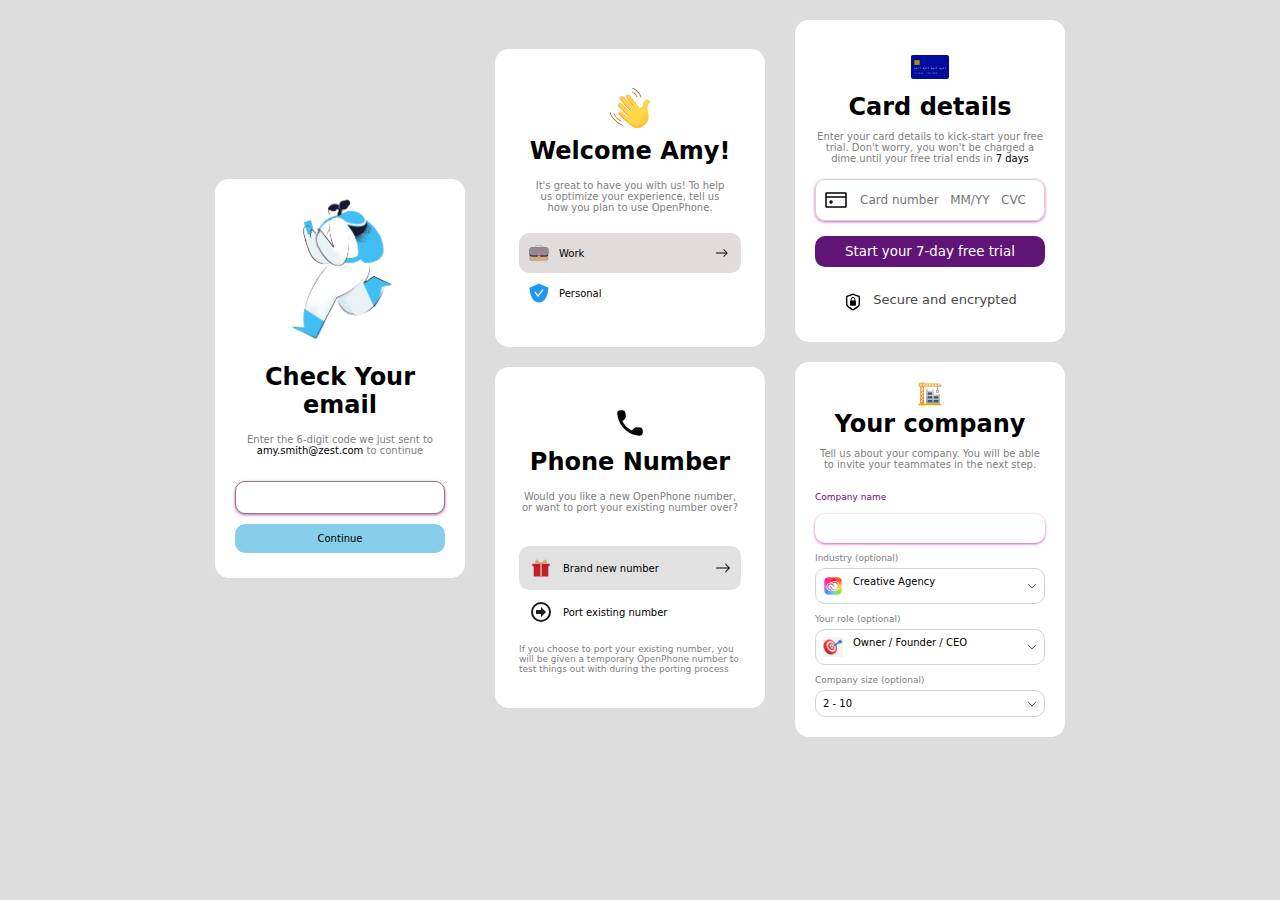
<file: index.html>
<!DOCTYPE html>
<html lang="en">
<head>
     <meta charset="UTF-8">
     <meta name="viewport" content="width=device-width, initial-scale=1.0">
     <title>CSS</title>
     <link rel="stylesheet" href="style.css">
</head>
<body>
     <div class="arrange">
          <div>
               <div class="email center">
                    <img src="image.png" class="email-img">
                    <h2 class="marginTop">Check Your email</h2>
                    <p class="small marginTop grey">Enter the 6-digit code we just sent to <span class="black">amy.smith@zest.com</span> to continue</p>
                    <input type="number" maxlength="6" class="input center">
                    <button class="email-btn small center marginBottom">Continue</button>
               </div>
          </div>
          <div>
               <div class="welcome center">
                    <div class="innerwelcome marginBottom">
                    <img src="waving hand.svg" height="50px">
                    <h2>Welcome Amy!</h2>
                    <p class="medium grey marginTop">It's great to have you with us! To help us optimize your experience, tell us how you plan to use OpenPhone.</p>
                    </div>
                    <div class="work">
                         <div class="innerwork">
                         <img src="work.svg" height="20px">
                         <p class="small">Work</p>
                         </div>
                         <svg xmlns="http://www.w3.org/2000/svg" width="16" height="16" fill="currentColor" class="bi bi-arrow-right" viewBox="0 0 19 16">
          <path fill-rule="evenodd" d="M1 8a.5.5 0 0 1 .5-.5h11.793l-3.147-3.146a.5.5 0 0 1 .708-.708l4 4a.5.5 0 0 1 0 .708l-4 4a.5.5 0 0 1-.708-.708L13.293 8.5H1.5A.5.5 0 0 1 1 8"/>
          </svg>

                    </div>
                    <div class="personal marginBottom">
                         <img src="personal.svg" height="20px">
                         <p class="small">Personal</p>
                    </div>
                    
               </div>
                    <div class="box">
                    <h1 class="emoji marginTop"><img src="phone.svg" height="34px"></h1>
                    <h2 >Phone Number</h2>
                    <p class="grey medium marginBottom marginTop">Would you like a new OpenPhone number, or want to port your existing number over?</p>
                    <div class="brand">
                         <div class="innerbrand">
                         <img src="gift.svg" height="24px">
                         <p class="small">Brand new number</p>
                         </div>
                         <svg xmlns="http://www.w3.org/2000/svg" width="16" height="16" fill="currentColor" class="bi bi-arrow-right" viewBox="0 0 16 16">
          <path fill-rule="evenodd" d="M1 8a.5.5 0 0 1 .5-.5h11.793l-3.147-3.146a.5.5 0 0 1 .708-.708l4 4a.5.5 0 0 1 0 .708l-4 4a.5.5 0 0 1-.708-.708L13.293 8.5H1.5A.5.5 0 0 1 1 8"/>
          </svg>
                    </div>
                    <div class="port margin">
                         <img src="right arrow.svg" height="24px">
                         <p class="small">Port existing number</p>
                    </div>
                    <p class="grey x-small margin align">If you choose to port your existing number, you will be given a temporary OpenPhone number to test things out with during the porting process</p>
               </div>
     </div>
     <div>
     <div class="card">
          <img src="card.svg" class="marginTop marginBottom" height="24px">
          <h2 class="marginBottom">Card details</h2>
          <p class="small-med grey">Enter your card details to kick-start your free trial. Don't worry, you won't be charged a dime until your free trial ends in <span class="black">7 days</span></p>
          <div class="innercard marginTop">     
               <img src="credit-card (1).svg" class="card-icon">
               <input type="text" name="" id="" class="card-input" placeholder="Card number   MM/YY   CVC">
          </div>
          <button class="card-btn margin marginTop">Start your 7-day free trial</button>
          <div class="secure margin marginTop">
          <img src="lock-shield.svg" height="20px">
          <p> Secure and encrypted</p>
          </div>
     </div>
          <div class="company">
               <img src="building-construction.svg" class="" height="24px">
               <h2 class="marginBottom">Your company</h2>
               <p class="grey medium marginBottom">Tell us about your company. You will be able to invite your teammates in the next step.</p>
               <div class="align innercompany company-margin">
               <label for="Company name" class="x-small purple ">Company name</label>
               <input type="text" class="company-input">
               </div>
               <div class="align company-margin">
               <label for="industry" class="x-small grey ">Industry (optional)</label></div>
               <div class="industry company-margin">
                    <div class="innerflex">
                    <img src="adobe-creative-cloud.svg" height="20px">
                    <p class="small">Creative Agency</p>
                    </div>
                    <svg xmlns="http://www.w3.org/2000/svg" width="10" height="10" fill="currentColor" class="bi bi-chevron-down" viewBox="0 0 16 16">
     <path fill-rule="evenodd" d="M1.646 4.646a.5.5 0 0 1 .708 0L8 10.293l5.646-5.647a.5.5 0 0 1 .708.708l-6 6a.5.5 0 0 1-.708 0l-6-6a.5.5 0 0 1 0-.708"/>
     </svg>
               </div>
               <div class="align company-margin">
               <label for="industry" class="x-small grey ">Your role (optional)</label></div>
               <div class="industry company-margin">
                    <div class="innerflex">
                    <img src="target.jpg" height="20px">
                    <p class="small">Owner / Founder / CEO</p>
                    </div>
                    <svg xmlns="http://www.w3.org/2000/svg" width="10" height="10" fill="currentColor" class="bi bi-chevron-down" viewBox="0 0 16 16">
     <path fill-rule="evenodd" d="M1.646 4.646a.5.5 0 0 1 .708 0L8 10.293l5.646-5.647a.5.5 0 0 1 .708.708l-6 6a.5.5 0 0 1-.708 0l-6-6a.5.5 0 0 1 0-.708"/>
     </svg>
               </div>
               <div class="align company-margin">
               <label for="industry" class="x-small grey ">Company size (optional)</label></div>
               <div class="industry">
                    <div class="innerflex">
                    <p class="small"> 2 - 10</p>
                    </div>
                    <svg xmlns="http://www.w3.org/2000/svg" width="10" height="10" fill="currentColor" class="bi bi-chevron-down" viewBox="0 0 16 16">
     <path fill-rule="evenodd" d="M1.646 4.646a.5.5 0 0 1 .708 0L8 10.293l5.646-5.647a.5.5 0 0 1 .708.708l-6 6a.5.5 0 0 1-.708 0l-6-6a.5.5 0 0 1 0-.708"/>
     </svg>
               </div>
          </div>
     </div>
</div>
</body>
</html>
</file>
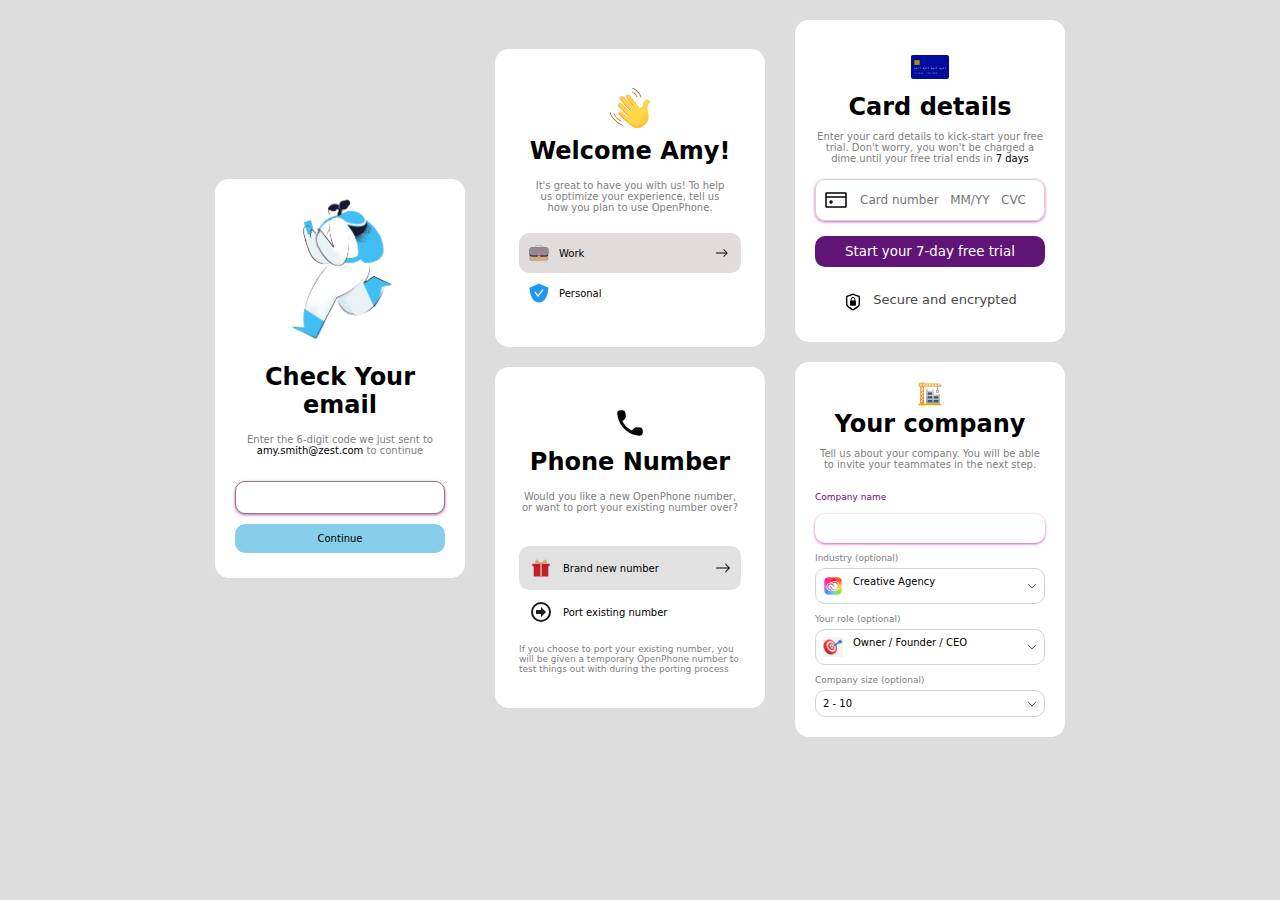
<file: day4.html>
<!DOCTYPE html>
<html lang="en">
<head>
     <meta charset="UTF-8">
     <meta name="viewport" content="width=device-width, initial-scale=1.0">
     <title>CSS</title>
     <link rel="stylesheet" href="day4.css">
</head>
<body>
     <div class="arrange">
          <div>
               <div class="email center">
                    <img src="image.png" class="email-img">
                    <h2 class="marginTop">Check Your email</h2>
                    <p class="small marginTop grey">Enter the 6-digit code we just sent to <span class="black">amy.smith@zest.com</span> to continue</p>
                    <input type="number" maxlength="6" class="input center">
                    <button class="email-btn small center marginBottom">Continue</button>
               </div>
          </div>
          <div>
               <div class="welcome center">
                    <div class="innerwelcome marginBottom">
                    <img src="waving hand.svg" height="50px">
                    <h2>Welcome Amy!</h2>
                    <p class="medium grey marginTop">It's great to have you with us! To help us optimize your experience, tell us how you plan to use OpenPhone.</p>
                    </div>
                    <div class="work">
                         <div class="innerwork">
                         <img src="work.svg" height="20px">
                         <p class="small">Work</p>
                         </div>
                         <svg xmlns="http://www.w3.org/2000/svg" width="16" height="16" fill="currentColor" class="bi bi-arrow-right" viewBox="0 0 19 16">
          <path fill-rule="evenodd" d="M1 8a.5.5 0 0 1 .5-.5h11.793l-3.147-3.146a.5.5 0 0 1 .708-.708l4 4a.5.5 0 0 1 0 .708l-4 4a.5.5 0 0 1-.708-.708L13.293 8.5H1.5A.5.5 0 0 1 1 8"/>
          </svg>

                    </div>
                    <div class="personal marginBottom">
                         <img src="personal.svg" height="20px">
                         <p class="small">Personal</p>
                    </div>
                    
               </div>
                    <div class="box">
                    <h1 class="emoji marginTop"><img src="phone.svg" height="34px"></h1>
                    <h2 >Phone Number</h2>
                    <p class="grey medium marginBottom marginTop">Would you like a new OpenPhone number, or want to port your existing number over?</p>
                    <div class="brand">
                         <div class="innerbrand">
                         <img src="gift.svg" height="24px">
                         <p class="small">Brand new number</p>
                         </div>
                         <svg xmlns="http://www.w3.org/2000/svg" width="16" height="16" fill="currentColor" class="bi bi-arrow-right" viewBox="0 0 16 16">
          <path fill-rule="evenodd" d="M1 8a.5.5 0 0 1 .5-.5h11.793l-3.147-3.146a.5.5 0 0 1 .708-.708l4 4a.5.5 0 0 1 0 .708l-4 4a.5.5 0 0 1-.708-.708L13.293 8.5H1.5A.5.5 0 0 1 1 8"/>
          </svg>
                    </div>
                    <div class="port margin">
                         <img src="right arrow.svg" height="24px">
                         <p class="small">Port existing number</p>
                    </div>
                    <p class="grey x-small margin align">If you choose to port your existing number, you will be given a temporary OpenPhone number to test things out with during the porting process</p>
               </div>
     </div>
     <div>
     <div class="card">
          <img src="card.svg" class="marginTop marginBottom" height="24px">
          <h2 class="marginBottom">Card details</h2>
          <p class="small-med grey">Enter your card details to kick-start your free trial. Don't worry, you won't be charged a dime until your free trial ends in <span class="black">7 days</span></p>
          <div class="innercard marginTop">     
               <img src="credit-card (1).svg" class="card-icon">
               <input type="text" name="" id="" class="card-input" placeholder="Card number   MM/YY   CVC">
          </div>
          <button class="card-btn margin marginTop">Start your 7-day free trial</button>
          <div class="secure margin marginTop">
          <img src="lock-shield.svg" height="20px">
          <p> Secure and encrypted</p>
          </div>
     </div>
          <div class="company">
               <img src="building-construction.svg" class="" height="24px">
               <h2 class="marginBottom">Your company</h2>
               <p class="grey medium marginBottom">Tell us about your company. You will be able to invite your teammates in the next step.</p>
               <div class="align innercompany company-margin">
               <label for="Company name" class="x-small purple ">Company name</label>
               <input type="text" class="company-input">
               </div>
               <div class="align company-margin">
               <label for="industry" class="x-small grey ">Industry (optional)</label></div>
               <div class="industry company-margin">
                    <div class="innerflex">
                    <img src="adobe-creative-cloud.svg" height="20px">
                    <p class="small">Creative Agency</p>
                    </div>
                    <svg xmlns="http://www.w3.org/2000/svg" width="10" height="10" fill="currentColor" class="bi bi-chevron-down" viewBox="0 0 16 16">
     <path fill-rule="evenodd" d="M1.646 4.646a.5.5 0 0 1 .708 0L8 10.293l5.646-5.647a.5.5 0 0 1 .708.708l-6 6a.5.5 0 0 1-.708 0l-6-6a.5.5 0 0 1 0-.708"/>
     </svg>
               </div>
               <div class="align company-margin">
               <label for="industry" class="x-small grey ">Your role (optional)</label></div>
               <div class="industry company-margin">
                    <div class="innerflex">
                    <img src="target.jpg" height="20px">
                    <p class="small">Owner / Founder / CEO</p>
                    </div>
                    <svg xmlns="http://www.w3.org/2000/svg" width="10" height="10" fill="currentColor" class="bi bi-chevron-down" viewBox="0 0 16 16">
     <path fill-rule="evenodd" d="M1.646 4.646a.5.5 0 0 1 .708 0L8 10.293l5.646-5.647a.5.5 0 0 1 .708.708l-6 6a.5.5 0 0 1-.708 0l-6-6a.5.5 0 0 1 0-.708"/>
     </svg>
               </div>
               <div class="align company-margin">
               <label for="industry" class="x-small grey ">Company size (optional)</label></div>
               <div class="industry">
                    <div class="innerflex">
                    <p class="small"> 2 - 10</p>
                    </div>
                    <svg xmlns="http://www.w3.org/2000/svg" width="10" height="10" fill="currentColor" class="bi bi-chevron-down" viewBox="0 0 16 16">
     <path fill-rule="evenodd" d="M1.646 4.646a.5.5 0 0 1 .708 0L8 10.293l5.646-5.647a.5.5 0 0 1 .708.708l-6 6a.5.5 0 0 1-.708 0l-6-6a.5.5 0 0 1 0-.708"/>
     </svg>
               </div>
          </div>
     </div>
</div>
</body>
</html>
</file>
<file: style.css>
.email{
     width: 250px;
     border-radius: 14px;
     background-color: white;
     padding: 15px 20px;
     margin: 15px auto;
     text-align: center;
}
.email-img{
     height: 150px;
}
.x-small{
     font-size:xx-small;
}
.small{
     font-size: x-small;
}
.justify{
     text-align: justify;
}
.marginTop{
     margin-top: 5px;
}
.marginBottom{
     margin-bottom: 10px;
}
*{
     margin: 0;
     font-family: system-ui, -apple-system, BlinkMacSystemFont, 'Segoe UI', Roboto, Oxygen, Ubuntu, Cantarell, 'Open Sans', 'Helvetica Neue', sans-serif;
     box-sizing: border-box;
}
.grey{
     color: gray;
}
.black{
     color: black;
}
body{
     background-color: #dddddd;
}
.input{
     width: 100%;
     padding: 8px;
     display: inline-block;
     /* box-sizing: border-box; */
     margin: 25px 0px 10px 0px;
     border-radius: 10px;
     border: 1px solid gray;   
     box-shadow: 0px 1px 3px #cb58b2;  
}
.center{
     text-align: center;
}
.medium{
     font-size: 10px;
}
.email-btn{
     width: 100%;
     background-color: skyblue;
     padding: 9px;
     border-radius: 10px;
     border: none;
}
.innerwelcome{
     padding: 10px;
}
.work{
     display: flex;
     align-items: center;
     justify-content: space-between;
     background-color: #e0dcdc;
     padding: 10px;
     border-radius: 10px;
}
.innerwork{
     display: flex;
     gap: 10px;
     align-items: center;
}
.personal
{
     display: flex;
     align-items: center;
     padding: 10px;
     gap: 10px;

}
.margin{
     margin-bottom: 10px;
}
.brand{
     display: flex;
     align-items: center;
     justify-content: space-between;
     background-color: #e2e1e1;
     padding: 10px;
     border-radius: 10px;
     margin-top: 33px;
}
.innerbrand{
     display: flex;
     align-items: center;
     gap: 10px;
}
.port{
     display: flex;
     padding: 10px;
     align-items: center;
     gap: 10px;
}
.marginTop{
     margin-top: 15px;
}
.verysmall{
     font-size: 10px;
}
.box,.welcome{
     width: 270px;
     background-color: white;
     padding: 24px;
     margin: 20px auto;
     border-radius: 14px;
     text-align: center;
}
.card, .company{
     width: 270px;
     background-color: white;
     padding: 20px;
     margin: 20px auto;
     border-radius: 14px;
     text-align: center;
}
.align{
     text-align: left;
}
.innercard{
     width: 100%;
     display: flex;
     align-items: center;
     padding: 8px;
     border: 1px solid lightgray;
     border-radius: 10px;
     box-shadow: 0 1px 3px #cb58b2;     
}
.purple{
     color: purple;
}
.card-input{
     width: 100%;
     flex-grow: 1;
     border: none;
     font-size: 12px;
}
.small-med{
     font-size: 10px;
}
.card-icon{
     margin-right: 10px;     
}
.card-btn{
     width: 100%;
     padding: 8px;
     border: none;
     background-color: #601576;
     border-radius: 10px;
     color: white;
}
.secure{
     display: flex;
     flex-direction: row;
     justify-content: center;
     font-size: small;
     color: #484848;
     gap: 10px;
}
.innercompany{
     margin-top: 15px;
}
.company-input{
     width: 100%;
     border: none;
     border-radius: 10px;
     padding: 7px;
     box-shadow: 0 1px 3px #cb58b2; 
     margin-top: 10px;  
}
.industry{
     display: flex;
     justify-content: space-between;
     border: 1px solid lightgray;
     padding: 7px;
     align-items: center;
     border-radius: 10px;
}
.innerflex{
     display: flex;
     gap:10px;
}
.company-margin{
     margin-bottom: 3px;
}
.arrange{
     display: flex;
     flex-wrap: wrap;
     gap:30px;
     justify-content: center;
     align-items: center;
}
</file>
<file: day4.css>
.email{
     width: 250px;
     border-radius: 14px;
     background-color: white;
     padding: 15px 20px;
     margin: 15px auto;
     text-align: center;
}
.email-img{
     height: 150px;
}
.x-small{
     font-size:xx-small;
}
.small{
     font-size: x-small;
}
.marginTop{
     margin-top: 5px;
}
.marginBottom{
     margin-bottom: 10px;
}
*{
     margin: 0;
     font-family: system-ui, -apple-system, BlinkMacSystemFont, 'Segoe UI', Roboto, Oxygen, Ubuntu, Cantarell, 'Open Sans', 'Helvetica Neue', sans-serif;
     box-sizing: border-box;
}
.grey{
     color: gray;
}
.black{
     color: black;
}
body{
     background-color: #dddddd;
}
.input{
     width: 100%;
     padding: 8px;
     display: inline-block;
     /* box-sizing: border-box; */
     margin: 25px 0px 10px 0px;
     border-radius: 10px;
     border: 1px solid gray;   
     box-shadow: 0px 1px 3px #cb58b2;  
}
.center{
     text-align: center;
}
.medium{
     font-size: 10px;
}
.email-btn{
     width: 100%;
     background-color: skyblue;
     padding: 9px;
     border-radius: 10px;
     border: none;
}
.innerwelcome{
     padding: 10px;
}
.work{
     display: flex;
     align-items: center;
     justify-content: space-between;
     background-color: #e0dcdc;
     padding: 10px;
     border-radius: 10px;
}
.innerwork{
     display: flex;
     gap: 10px;
     align-items: center;
}
.personal
{
     display: flex;
     align-items: center;
     padding: 10px;
     gap: 10px;

}
.margin{
     margin-bottom: 10px;
}
.brand{
     display: flex;
     align-items: center;
     justify-content: space-between;
     background-color: #e2e1e1;
     padding: 10px;
     border-radius: 10px;
     margin-top: 33px;
}
.innerbrand{
     display: flex;
     align-items: center;
     gap: 10px;
}
.port{
     display: flex;
     padding: 10px;
     align-items: center;
     gap: 10px;
}
.marginTop{
     margin-top: 15px;
}
.verysmall{
     font-size: 10px;
}
.box,.welcome{
     width: 270px;
     background-color: white;
     padding: 24px;
     margin: 20px auto;
     border-radius: 14px;
     text-align: center;
}
.card, .company{
     width: 270px;
     background-color: white;
     padding: 20px;
     margin: 20px auto;
     border-radius: 14px;
     text-align: center;
}
.align{
     text-align: left;
}
.innercard{
     width: 100%;
     display: flex;
     align-items: center;
     padding: 8px;
     border: 1px solid lightgray;
     border-radius: 10px;
     box-shadow: 0 1px 3px #cb58b2;     
}
.purple{
     color: purple;
}
.card-input{
     width: 100%;
     flex-grow: 1;
     border: none;
     font-size: 12px;
}
.small-med{
     font-size: 10px;
}
.card-icon{
     margin-right: 10px;     
}
.card-btn{
     width: 100%;
     padding: 8px;
     border: none;
     background-color: #601576;
     border-radius: 10px;
     color: white;
}
.secure{
     display: flex;
     flex-direction: row;
     justify-content: center;
     font-size: small;
     color: #484848;
     gap: 10px;
}
.innercompany{
     margin-top: 15px;
}
.company-input{
     width: 100%;
     border: none;
     border-radius: 10px;
     padding: 7px;
     box-shadow: 0 1px 3px #cb58b2; 
     margin-top: 10px;  
}
.industry{
     display: flex;
     justify-content: space-between;
     border: 1px solid lightgray;
     padding: 7px;
     align-items: center;
     border-radius: 10px;
}
.innerflex{
     display: flex;
     gap:10px;
}
.company-margin{
     margin-bottom: 3px;
}
.arrange{
     display: flex;
     gap:30px;
     justify-content: center;
     align-items: center;
}
</file>
